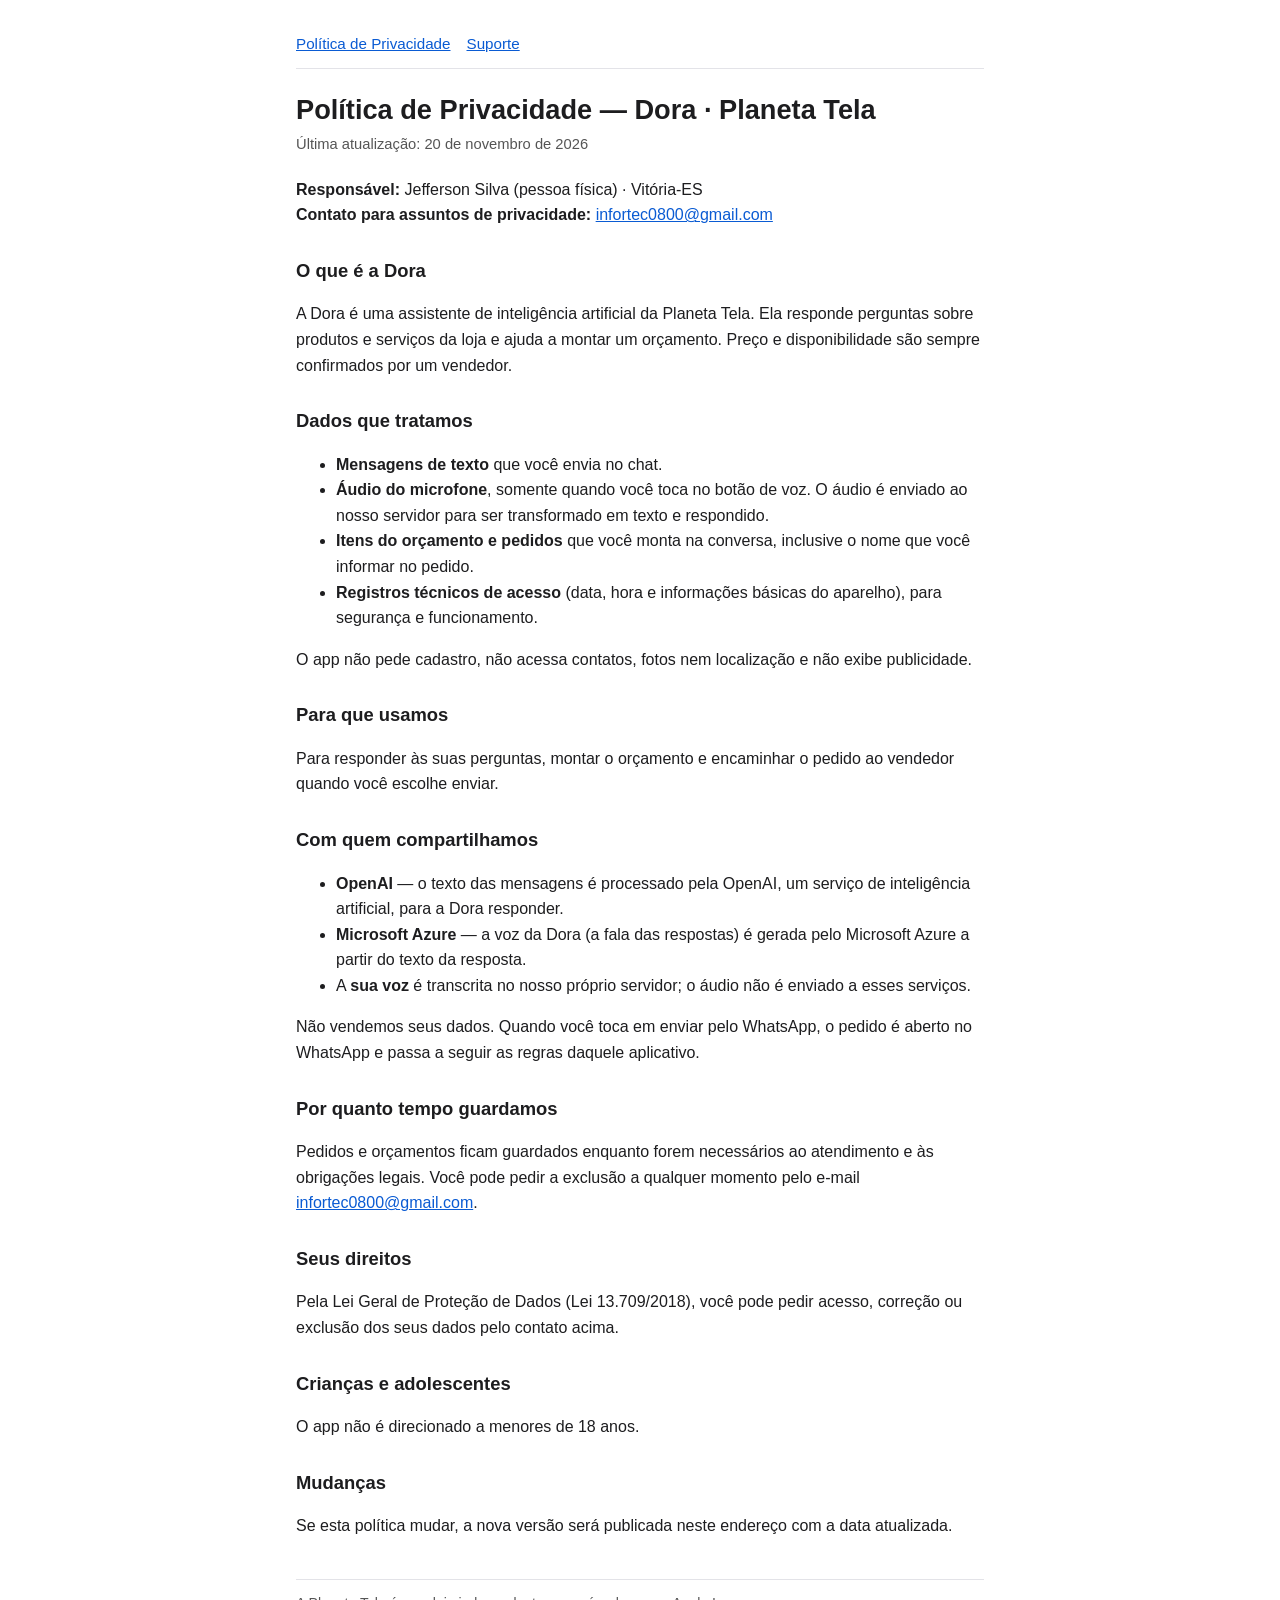
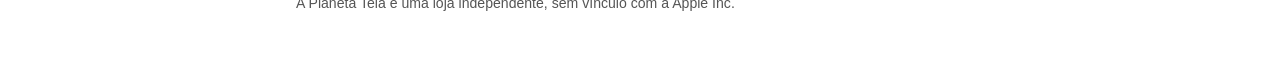
<file: index.html>
<!doctype html>
<html lang="pt-BR"><head><meta charset="utf-8"><meta name="viewport" content="width=device-width,initial-scale=1">
<title>Política de Privacidade — Dora</title><link rel="stylesheet" href="estilo.css"></head>
<body><main>
<nav><a href="./">Política de Privacidade</a><a href="suporte.html">Suporte</a></nav>
<h1>Política de Privacidade — Dora · Planeta Tela</h1>
<p class="data">Última atualização: 20 de novembro de 2026</p>
<p><strong>Responsável:</strong> Jefferson Silva (pessoa física) · Vitória-ES<br>
<strong>Contato para assuntos de privacidade:</strong> <a href="mailto:infortec0800@gmail.com">infortec0800@gmail.com</a></p>

<h2>O que é a Dora</h2>
<p>A Dora é uma assistente de inteligência artificial da Planeta Tela. Ela responde perguntas sobre produtos e serviços da loja e ajuda a montar um orçamento. Preço e disponibilidade são sempre confirmados por um vendedor.</p>

<h2>Dados que tratamos</h2>
<ul>
<li><strong>Mensagens de texto</strong> que você envia no chat.</li>
<li><strong>Áudio do microfone</strong>, somente quando você toca no botão de voz. O áudio é enviado ao nosso servidor para ser transformado em texto e respondido.</li>
<li><strong>Itens do orçamento e pedidos</strong> que você monta na conversa, inclusive o nome que você informar no pedido.</li>
<li><strong>Registros técnicos de acesso</strong> (data, hora e informações básicas do aparelho), para segurança e funcionamento.</li>
</ul>
<p>O app não pede cadastro, não acessa contatos, fotos nem localização e não exibe publicidade.</p>

<h2>Para que usamos</h2>
<p>Para responder às suas perguntas, montar o orçamento e encaminhar o pedido ao vendedor quando você escolhe enviar.</p>

<h2>Com quem compartilhamos</h2>
<ul>
<li><strong>OpenAI</strong> — o texto das mensagens é processado pela OpenAI, um serviço de inteligência artificial, para a Dora responder.</li>
<li><strong>Microsoft Azure</strong> — a voz da Dora (a fala das respostas) é gerada pelo Microsoft Azure a partir do texto da resposta.</li>
<li>A <strong>sua voz</strong> é transcrita no nosso próprio servidor; o áudio não é enviado a esses serviços.</li>
</ul>
<p>Não vendemos seus dados. Quando você toca em enviar pelo WhatsApp, o pedido é aberto no WhatsApp e passa a seguir as regras daquele aplicativo.</p>

<h2>Por quanto tempo guardamos</h2>
<p>Pedidos e orçamentos ficam guardados enquanto forem necessários ao atendimento e às obrigações legais. Você pode pedir a exclusão a qualquer momento pelo e-mail <a href="mailto:infortec0800@gmail.com">infortec0800@gmail.com</a>.</p>

<h2>Seus direitos</h2>
<p>Pela Lei Geral de Proteção de Dados (Lei 13.709/2018), você pode pedir acesso, correção ou exclusão dos seus dados pelo contato acima.</p>

<h2>Crianças e adolescentes</h2>
<p>O app não é direcionado a menores de 18 anos.</p>

<h2>Mudanças</h2>
<p>Se esta política mudar, a nova versão será publicada neste endereço com a data atualizada.</p>

<footer>A Planeta Tela é uma loja independente, sem vínculo com a Apple Inc.</footer>
</main></body></html>
</file>
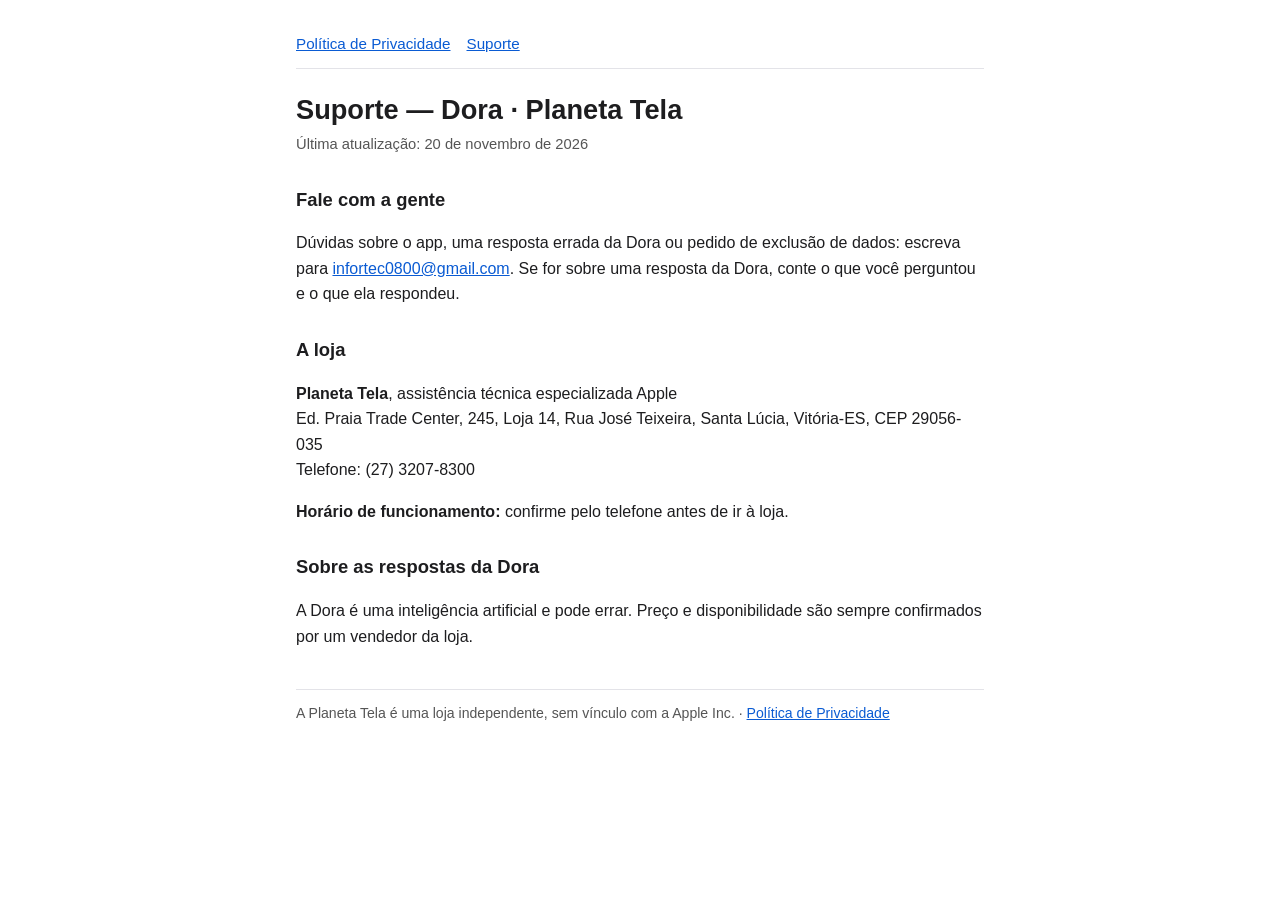
<file: suporte.html>
<!doctype html>
<html lang="pt-BR"><head><meta charset="utf-8"><meta name="viewport" content="width=device-width,initial-scale=1">
<title>Suporte — Dora</title><link rel="stylesheet" href="estilo.css"></head>
<body><main>
<nav><a href="./">Política de Privacidade</a><a href="suporte.html">Suporte</a></nav>
<h1>Suporte — Dora · Planeta Tela</h1>
<p class="data">Última atualização: 20 de novembro de 2026</p>

<h2>Fale com a gente</h2>
<p>Dúvidas sobre o app, uma resposta errada da Dora ou pedido de exclusão de dados: escreva para
<a href="mailto:infortec0800@gmail.com?subject=Suporte%20Dora">infortec0800@gmail.com</a>.
Se for sobre uma resposta da Dora, conte o que você perguntou e o que ela respondeu.</p>

<h2>A loja</h2>
<p><strong>Planeta Tela</strong>, assistência técnica especializada Apple<br>
Ed. Praia Trade Center, 245, Loja 14, Rua José Teixeira, Santa Lúcia, Vitória-ES, CEP 29056-035<br>
Telefone: (27) 3207-8300</p>
<p><strong>Horário de funcionamento:</strong> confirme pelo telefone antes de ir à loja.</p>

<h2>Sobre as respostas da Dora</h2>
<p>A Dora é uma inteligência artificial e pode errar. Preço e disponibilidade são sempre confirmados por um vendedor da loja.</p>

<footer>A Planeta Tela é uma loja independente, sem vínculo com a Apple Inc. · <a href="./">Política de Privacidade</a></footer>
</main></body></html>
</file>
<file: estilo.css>
:root{--fundo:#ffffff;--texto:#1d1d1f;--suave:#555;--linha:#e3e3e8;--link:#0a5bd3}
@media (prefers-color-scheme:dark){:root{--fundo:#111114;--texto:#f2f2f5;--suave:#a8a8b0;--linha:#2c2c33;--link:#6fa8ff}}
*{box-sizing:border-box}
body{margin:0;background:var(--fundo);color:var(--texto);font:16px/1.6 -apple-system,BlinkMacSystemFont,"Segoe UI",Roboto,sans-serif}
main{max-width:720px;margin:0 auto;padding:32px 16px 64px}
h1{font-size:1.7rem;line-height:1.25;margin:0 0 6px}
h2{font-size:1.15rem;margin:28px 0 6px}
p,li{color:var(--texto)}
.data{color:var(--suave);font-size:.92rem;margin:0 0 20px}
a{color:var(--link)}
nav{border-bottom:1px solid var(--linha);padding-bottom:12px;margin-bottom:24px;font-size:.95rem}
nav a{margin-right:16px}
footer{border-top:1px solid var(--linha);margin-top:40px;padding-top:12px;color:var(--suave);font-size:.88rem}
</file>
